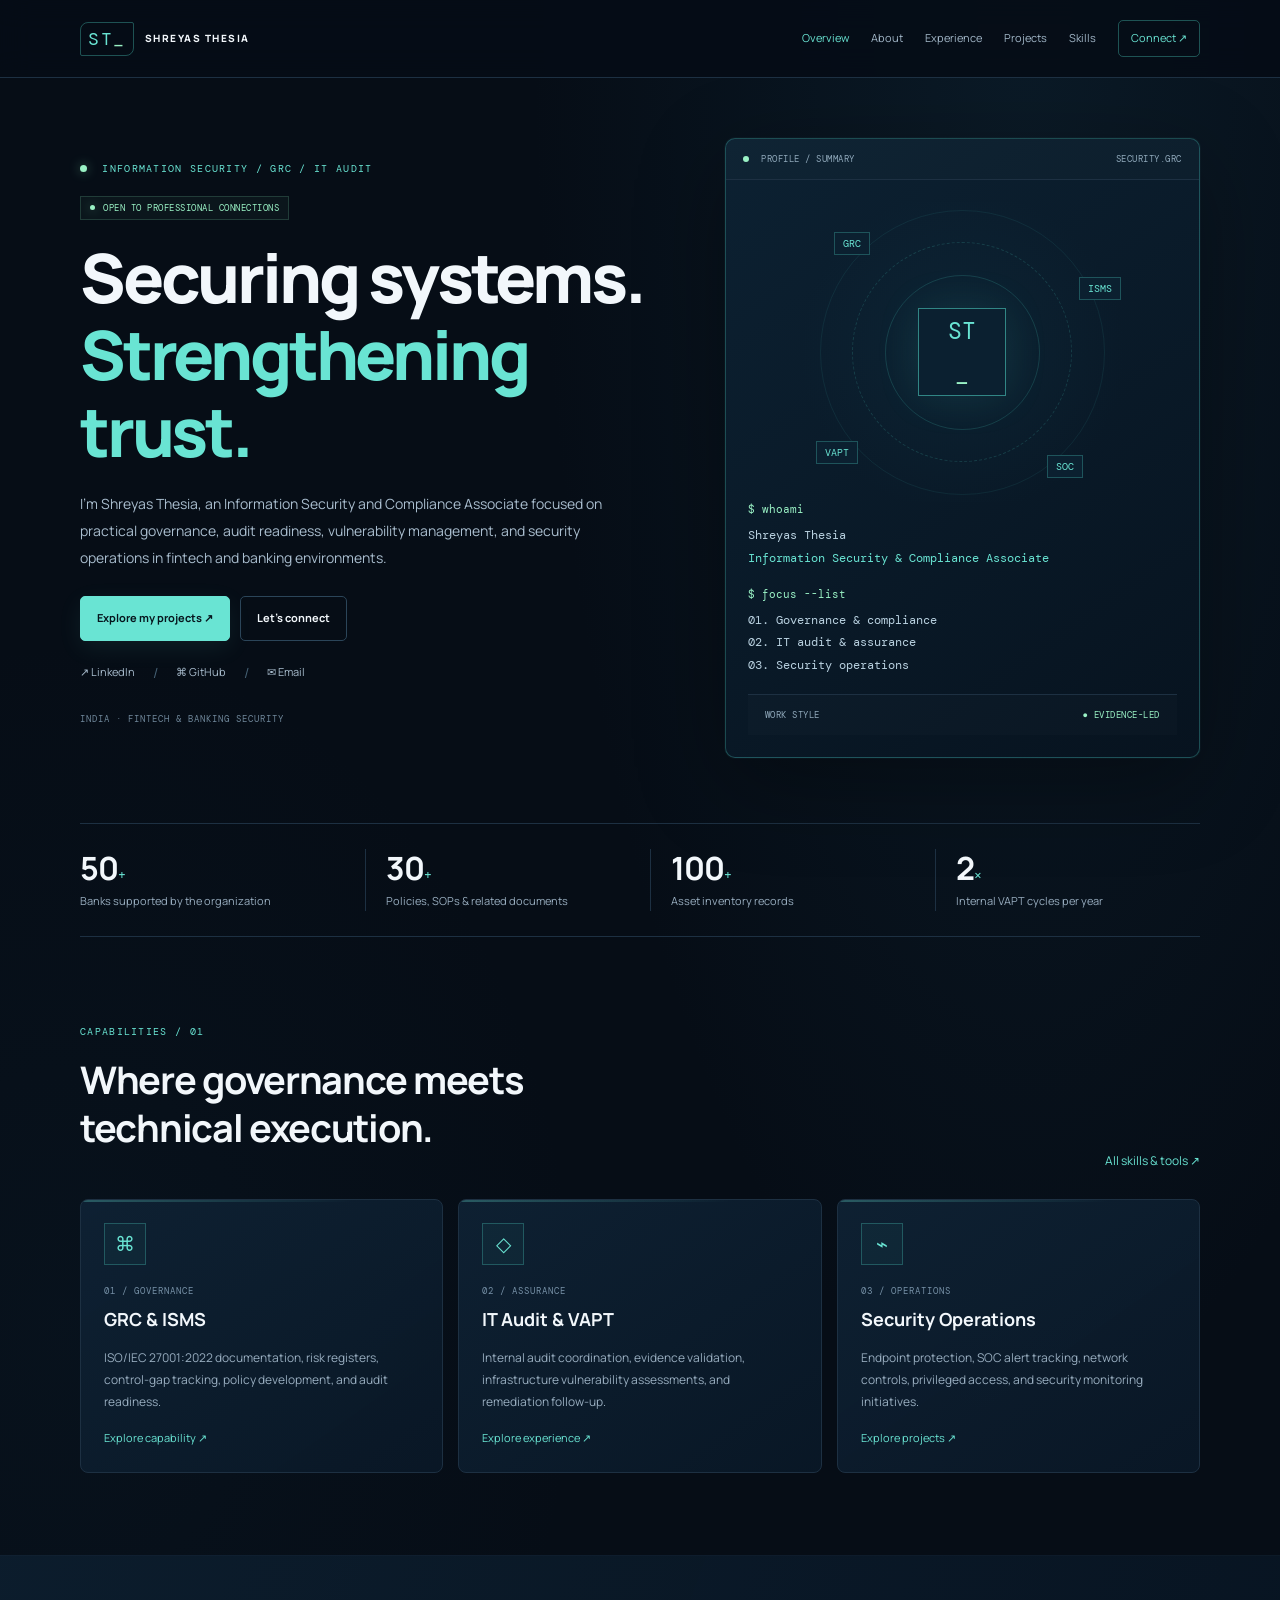
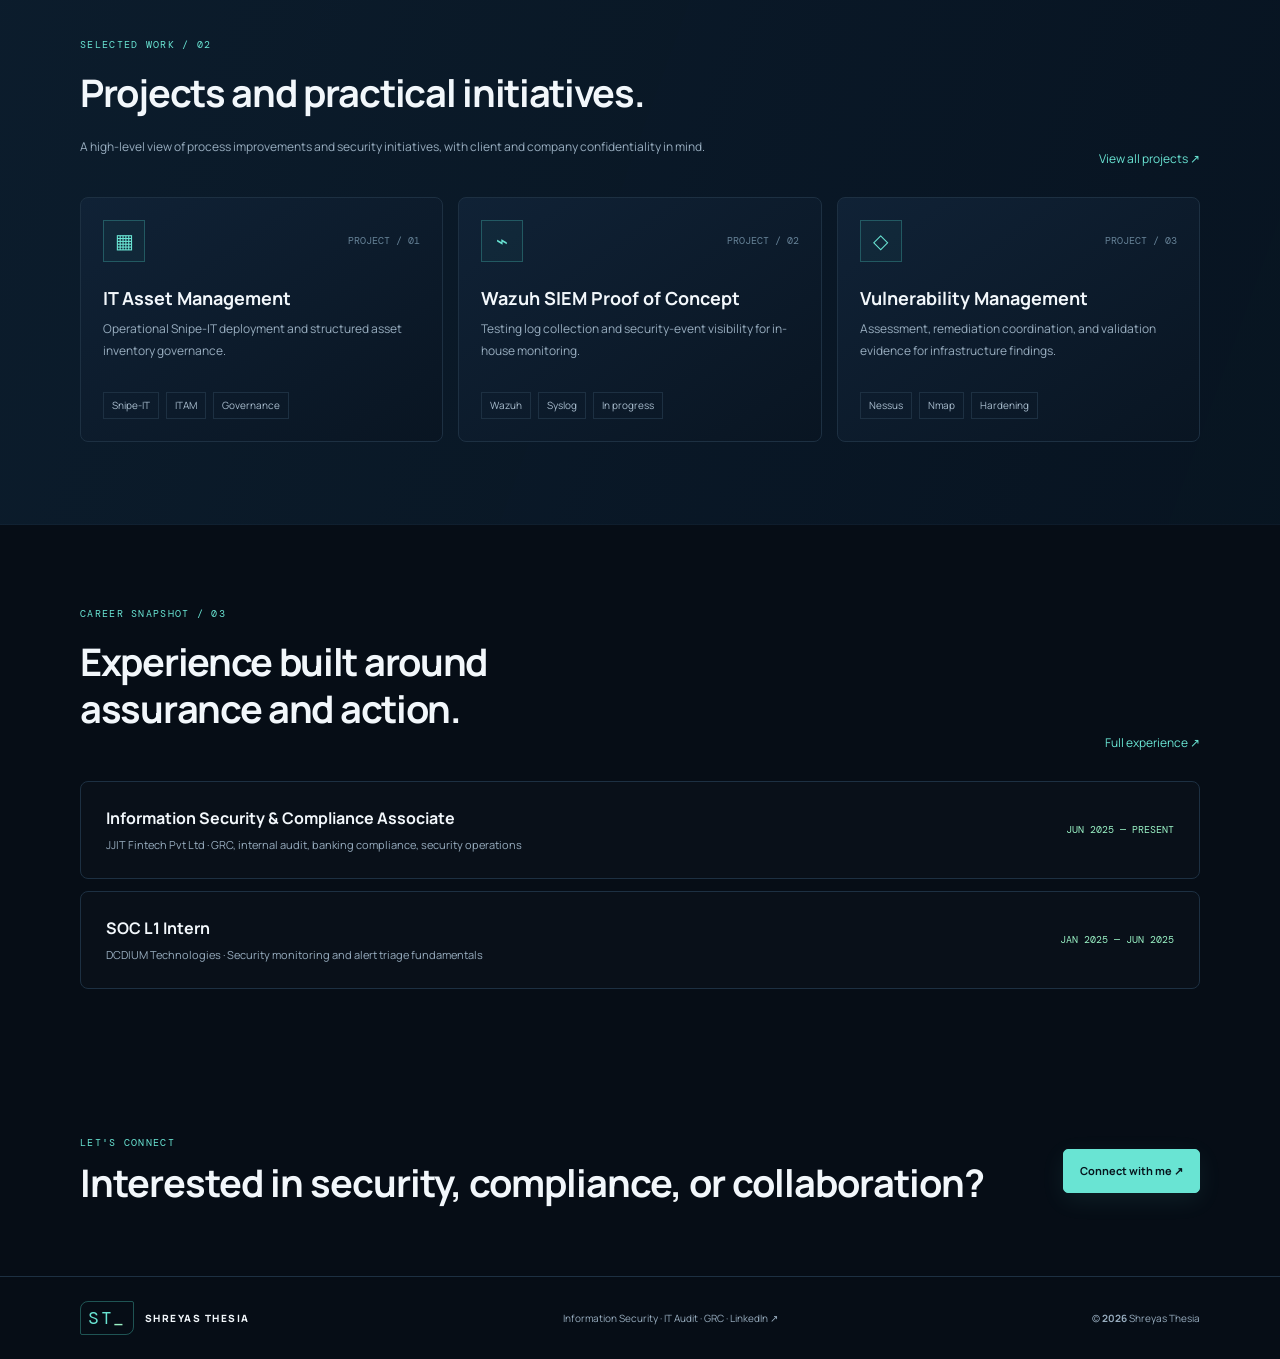
<file: index.html>
<!doctype html>
<html lang="en">
<head>
<meta charset="utf-8"><meta name="viewport" content="width=device-width, initial-scale=1">
<meta name="description" content="Shreyas Thesia — Information Security, GRC, IT Audit and cybersecurity operations portfolio.">
<meta name="theme-color" content="#060d16">
<title>Shreyas Thesia | Cybersecurity & GRC</title>
<link rel="icon" href="assets/img/favicon.svg" type="image/svg+xml"><link rel="stylesheet" href="assets/css/style.css"><script defer src="assets/js/main.js"></script>
</head>
<body>
<header class="header"><a class="brand" href="index.html"><span class="brand-mark">ST<span>_</span></span><span>SHREYAS THESIA</span></a><button class="menu-toggle" aria-expanded="false" aria-controls="nav"><i></i><i></i><i></i><b class="sr-only">Toggle navigation</b></button><nav id="nav"><a class="active" href="index.html">Overview</a><a href="about.html">About</a><a href="experience.html">Experience</a><a href="projects.html">Projects</a><a href="skills.html">Skills</a><a class="nav-contact" href="contact.html">Connect ↗</a></nav></header>
<main>
<section class="hero wrap">
<div class="hero-copy"><p class="eyebrow"><i></i> INFORMATION SECURITY / GRC / IT AUDIT</p><p class="status"><span></span> OPEN TO PROFESSIONAL CONNECTIONS</p>
<h1>Securing systems.<br><span>Strengthening trust.</span></h1>
<p class="lead">I'm Shreyas Thesia, an Information Security and Compliance Associate focused on practical governance, audit readiness, vulnerability management, and security operations in fintech and banking environments.</p>
<div class="actions"><a class="btn primary" href="projects.html">Explore my projects ↗</a><a class="btn" href="contact.html">Let's connect</a></div>
<div class="hero-links"><a href="https://www.linkedin.com/in/shreyas-thesia-9077b520a/" target="_blank" rel="noopener noreferrer">↗ LinkedIn</a><span class="social-dot">/</span><a href="https://github.com/ShreysThesia0527" target="_blank" rel="noopener noreferrer">⌘ GitHub</a><span class="social-dot">/</span><a href="mailto:thesiashreyas@gmail.com">✉ Email</a></div>
<p class="micro">INDIA · FINTECH & BANKING SECURITY</p></div>
<div class="console"><div class="console-head"><span><i></i> PROFILE / SUMMARY</span><span>SECURITY.GRC</span></div><div class="console-body">
<div class="orb"><div class="orb-ring r1"></div><div class="orb-ring r2"></div><div class="orb-ring r3"></div><div class="orb-core">ST<span>_</span></div><b class="orbit-label t1">GRC</b><b class="orbit-label t2">ISMS</b><b class="orbit-label t3">VAPT</b><b class="orbit-label t4">SOC</b></div>
<p class="terminal-prompt">$ whoami</p><p class="terminal-value">Shreyas Thesia<br><span class="accent">Information Security & Compliance Associate</span></p>
<p class="terminal-prompt">$ focus --list</p><p class="terminal-value">01. Governance & compliance<br>02. IT audit & assurance<br>03. Security operations</p>
<div class="console-foot"><span>WORK STYLE</span><span class="green-text">● EVIDENCE-LED</span></div></div></div>
</section>
<section class="wrap stats"><div><strong>50<span>+</span></strong><p>Banks supported by the organization</p></div><div><strong>30<span>+</span></strong><p>Policies, SOPs & related documents</p></div><div><strong>100<span>+</span></strong><p>Asset inventory records</p></div><div><strong>2<span>×</span></strong><p>Internal VAPT cycles per year</p></div></section>
<section class="section wrap"><div class="section-head"><div><p class="eyebrow">CAPABILITIES / 01</p><h2>Where governance meets<br>technical execution.</h2></div><a class="link" href="skills.html">All skills & tools ↗</a></div><div class="cards three">
<article class="card"><b class="symbol">⌘</b><small>01 / GOVERNANCE</small><h3>GRC & ISMS</h3><p>ISO/IEC 27001:2022 documentation, risk registers, control-gap tracking, policy development, and audit readiness.</p><a href="skills.html">Explore capability ↗</a></article>
<article class="card"><b class="symbol">◇</b><small>02 / ASSURANCE</small><h3>IT Audit & VAPT</h3><p>Internal audit coordination, evidence validation, infrastructure vulnerability assessments, and remediation follow-up.</p><a href="experience.html">Explore experience ↗</a></article>
<article class="card"><b class="symbol">⌁</b><small>03 / OPERATIONS</small><h3>Security Operations</h3><p>Endpoint protection, SOC alert tracking, network controls, privileged access, and security monitoring initiatives.</p><a href="projects.html">Explore projects ↗</a></article>
</div></section>
<section class="section band"><div class="wrap"><div class="section-head"><div><p class="eyebrow">SELECTED WORK / 02</p><h2>Projects and practical initiatives.</h2><p class="muted">A high-level view of process improvements and security initiatives, with client and company confidentiality in mind.</p></div><a class="link" href="projects.html">View all projects ↗</a></div>
<div class="featured-grid">
<a class="feature-card" href="projects.html#itam"><div class="feature-top"><b class="symbol">▦</b><span class="feature-number">PROJECT / 01</span></div><h3>IT Asset Management</h3><p>Operational Snipe-IT deployment and structured asset inventory governance.</p><div class="chips"><span>Snipe-IT</span><span>ITAM</span><span>Governance</span></div></a>
<a class="feature-card" href="projects.html#wazuh"><div class="feature-top"><b class="symbol">⌁</b><span class="feature-number">PROJECT / 02</span></div><h3>Wazuh SIEM Proof of Concept</h3><p>Testing log collection and security-event visibility for in-house monitoring.</p><div class="chips"><span>Wazuh</span><span>Syslog</span><span>In progress</span></div></a>
<a class="feature-card" href="projects.html#vapt"><div class="feature-top"><b class="symbol">◇</b><span class="feature-number">PROJECT / 03</span></div><h3>Vulnerability Management</h3><p>Assessment, remediation coordination, and validation evidence for infrastructure findings.</p><div class="chips"><span>Nessus</span><span>Nmap</span><span>Hardening</span></div></a>
</div></div></section>
<section class="section wrap"><div class="section-head"><div><p class="eyebrow">CAREER SNAPSHOT / 03</p><h2>Experience built around<br>assurance and action.</h2></div><a class="link" href="experience.html">Full experience ↗</a></div>
<div class="career-strip"><div><h3>Information Security & Compliance Associate</h3><p>JJIT Fintech Pvt Ltd · GRC, internal audit, banking compliance, security operations</p></div><div class="career-date">JUN 2025 — PRESENT</div></div>
<div class="career-strip" style="margin-top:12px"><div><h3>SOC L1 Intern</h3><p>DCDIUM Technologies · Security monitoring and alert triage fundamentals</p></div><div class="career-date">JAN 2025 — JUN 2025</div></div>
</section>
<section class="wrap cta"><div><p class="eyebrow">LET'S CONNECT</p><h2>Interested in security, compliance, or collaboration?</h2></div><a class="btn primary" href="contact.html">Connect with me ↗</a></section>
</main><footer class="footer"><div class="wrap footer-inner"><a class="brand" href="index.html"><span class="brand-mark">ST<span>_</span></span><span>SHREYAS THESIA</span></a><p>Information Security · IT Audit · GRC · <a href="https://www.linkedin.com/in/shreyas-thesia-9077b520a/" target="_blank" rel="noopener noreferrer">LinkedIn ↗</a></p><span>© <b data-year></b> Shreyas Thesia</span></div></footer>
</body></html>
</file>
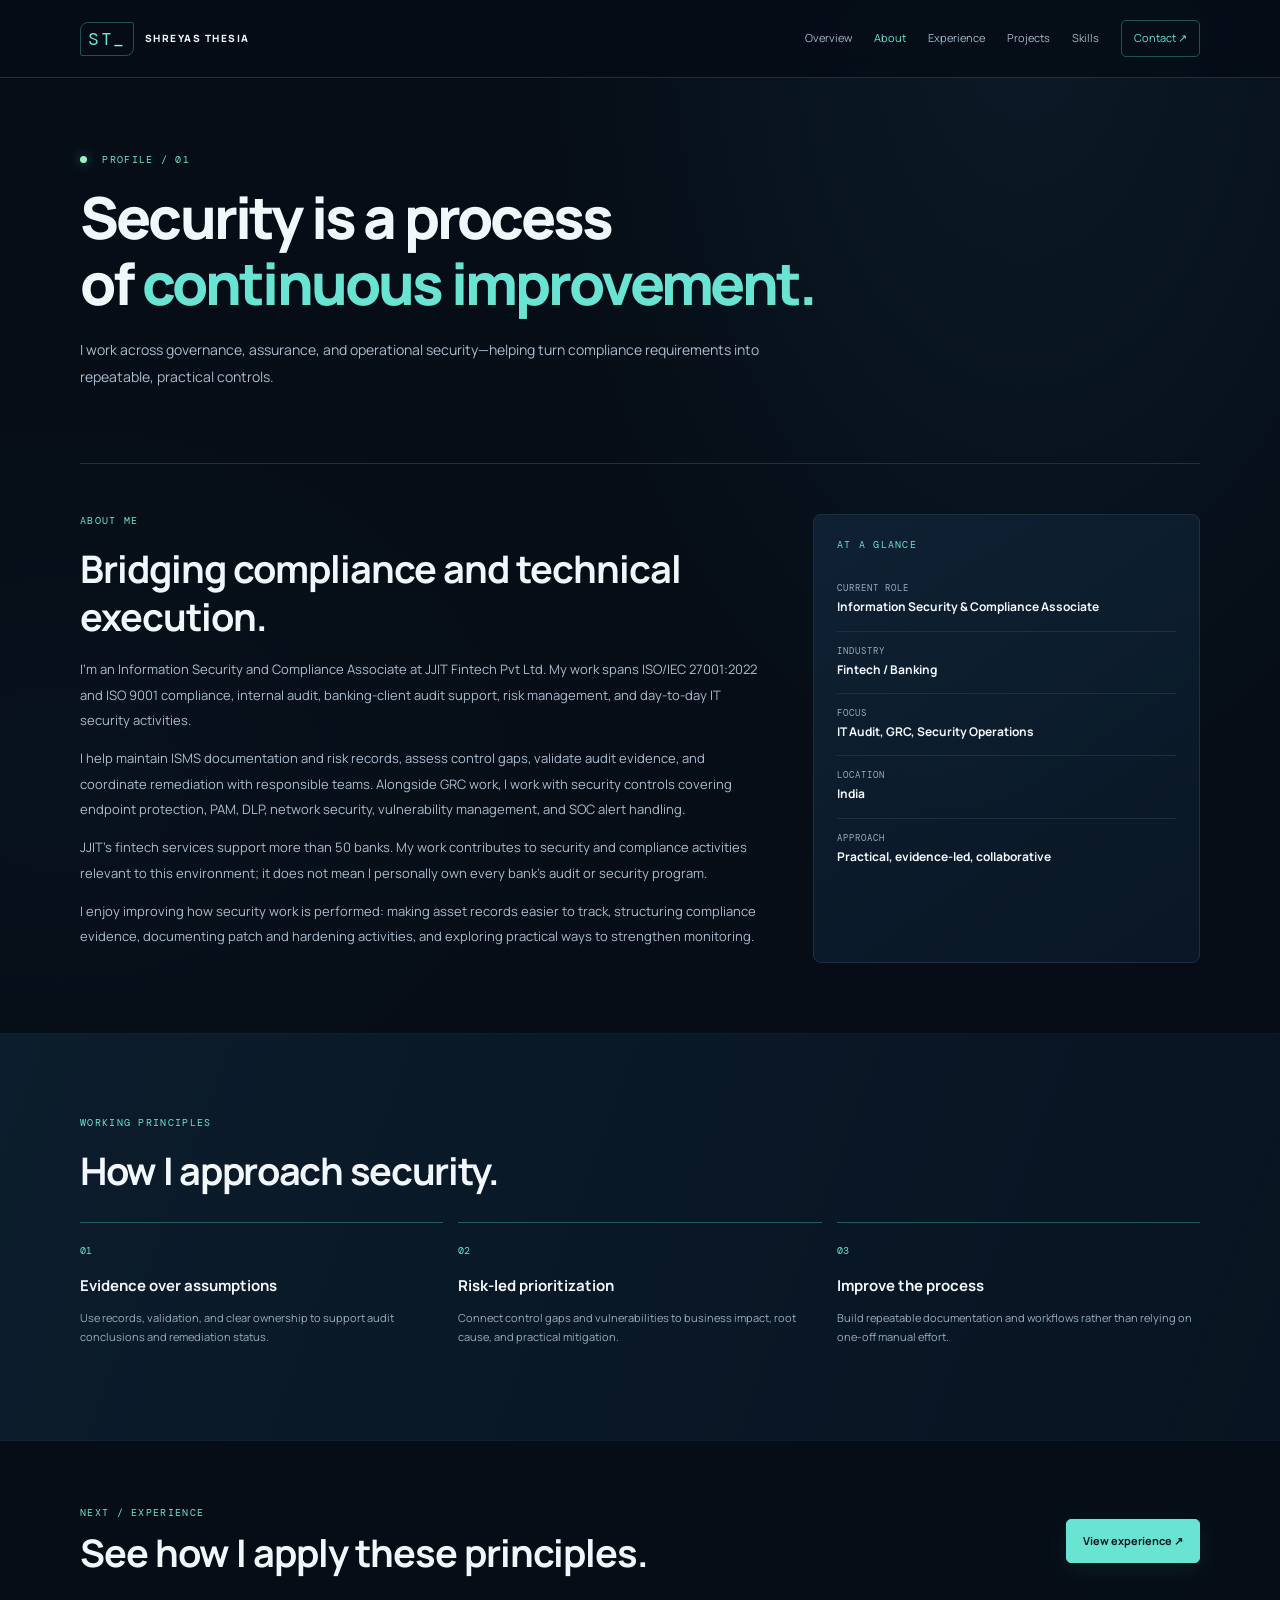
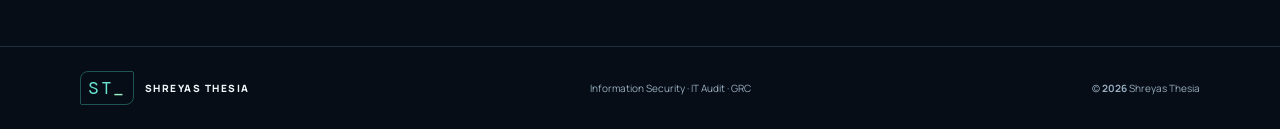
<file: about.html>
<!doctype html><html lang="en"><head><meta charset="utf-8"><meta name="viewport" content="width=device-width, initial-scale=1"><meta name="description" content="About Shreyas Thesia, Information Security and Compliance Associate."><title>About | Shreyas Thesia</title><link rel="icon" href="assets/img/favicon.svg" type="image/svg+xml"><link rel="stylesheet" href="assets/css/style.css"><script defer src="assets/js/main.js"></script></head><body><header class="header"><a class="brand" href="index.html"><span class="brand-mark">ST<span>_</span></span><span>SHREYAS THESIA</span></a><button class="menu-toggle" aria-expanded="false" aria-controls="nav"><i></i><i></i><i></i><b class="sr-only">Toggle navigation</b></button><nav id="nav"><a href="index.html">Overview</a><a class="active" href="about.html">About</a><a href="experience.html">Experience</a><a href="projects.html">Projects</a><a href="skills.html">Skills</a><a class="nav-contact" href="contact.html">Contact ↗</a></nav></header><main><section class="page-hero wrap"><p class="eyebrow"><i></i> PROFILE / 01</p><h1>Security is a process<br>of <span>continuous improvement.</span></h1><p class="lead">I work across governance, assurance, and operational security—helping turn compliance requirements into repeatable, practical controls.</p></section><section class="wrap content-grid"><article><p class="eyebrow">ABOUT ME</p><h2>Bridging compliance and technical execution.</h2><p>I'm an Information Security and Compliance Associate at JJIT Fintech Pvt Ltd. My work spans ISO/IEC 27001:2022 and ISO 9001 compliance, internal audit, banking-client audit support, risk management, and day-to-day IT security activities.</p><p>I help maintain ISMS documentation and risk records, assess control gaps, validate audit evidence, and coordinate remediation with responsible teams. Alongside GRC work, I work with security controls covering endpoint protection, PAM, DLP, network security, vulnerability management, and SOC alert handling.</p><p>JJIT's fintech services support more than 50 banks. My work contributes to security and compliance activities relevant to this environment; it does not mean I personally own every bank's audit or security program.</p><p>I enjoy improving how security work is performed: making asset records easier to track, structuring compliance evidence, documenting patch and hardening activities, and exploring practical ways to strengthen monitoring.</p></article><aside class="panel"><p class="eyebrow">AT A GLANCE</p><div class="detail"><small>Current role</small><strong>Information Security & Compliance Associate</strong></div><div class="detail"><small>Industry</small><strong>Fintech / Banking</strong></div><div class="detail"><small>Focus</small><strong>IT Audit, GRC, Security Operations</strong></div><div class="detail"><small>Location</small><strong>India</strong></div><div class="detail"><small>Approach</small><strong>Practical, evidence-led, collaborative</strong></div></aside></section><section class="section band"><div class="wrap"><p class="eyebrow">WORKING PRINCIPLES</p><h2>How I approach security.</h2><div class="cards three principles"><article><small>01</small><h3>Evidence over assumptions</h3><p>Use records, validation, and clear ownership to support audit conclusions and remediation status.</p></article><article><small>02</small><h3>Risk-led prioritization</h3><p>Connect control gaps and vulnerabilities to business impact, root cause, and practical mitigation.</p></article><article><small>03</small><h3>Improve the process</h3><p>Build repeatable documentation and workflows rather than relying on one-off manual effort.</p></article></div></div></section><section class="wrap cta"><div><p class="eyebrow">NEXT / EXPERIENCE</p><h2>See how I apply these principles.</h2></div><a class="btn primary" href="experience.html">View experience ↗</a></section></main><footer class="footer"><div class="wrap footer-inner"><a class="brand" href="index.html"><span class="brand-mark">ST<span>_</span></span><span>SHREYAS THESIA</span></a><p>Information Security · IT Audit · GRC</p><span>© <b data-year></b> Shreyas Thesia</span></div></footer></body></html>
</file>
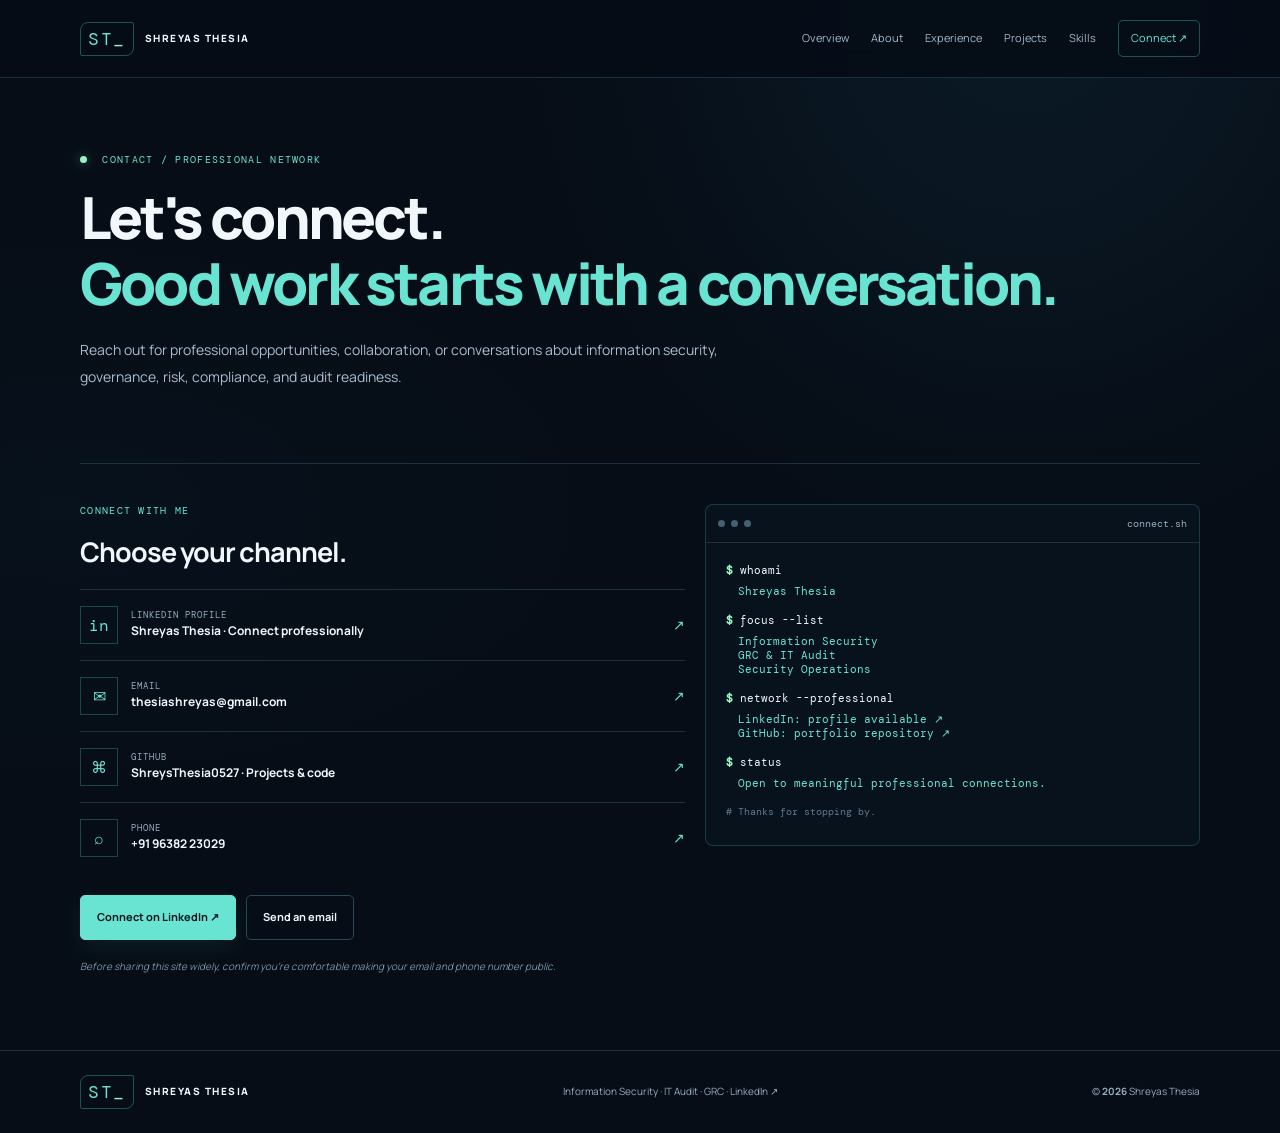
<file: contact.html>
<!doctype html>
<html lang="en"><head><meta charset="utf-8"><meta name="viewport" content="width=device-width, initial-scale=1"><meta name="description" content="Connect with Shreyas Thesia for information security, GRC and IT audit opportunities."><meta name="theme-color" content="#060d16"><title>Connect | Shreyas Thesia</title><link rel="icon" href="assets/img/favicon.svg" type="image/svg+xml"><link rel="stylesheet" href="assets/css/style.css"><script defer src="assets/js/main.js"></script></head>
<body><header class="header"><a class="brand" href="index.html"><span class="brand-mark">ST<span>_</span></span><span>SHREYAS THESIA</span></a><button class="menu-toggle" aria-expanded="false" aria-controls="nav"><i></i><i></i><i></i><b class="sr-only">Toggle navigation</b></button><nav id="nav"><a href="index.html">Overview</a><a href="about.html">About</a><a href="experience.html">Experience</a><a href="projects.html">Projects</a><a href="skills.html">Skills</a><a class="active nav-contact" href="contact.html">Connect ↗</a></nav></header>
<main><section class="page-hero wrap"><p class="eyebrow"><i></i> CONTACT / PROFESSIONAL NETWORK</p><h1>Let's connect.<br><span>Good work starts with a conversation.</span></h1><p class="lead">Reach out for professional opportunities, collaboration, or conversations about information security, governance, risk, compliance, and audit readiness.</p></section>
<section class="wrap contact-grid"><div><p class="eyebrow">CONNECT WITH ME</p><h2>Choose your channel.</h2>
<a class="contact-row" href="https://www.linkedin.com/in/shreyas-thesia-9077b520a/" target="_blank" rel="noopener noreferrer"><b>in</b><span><small>LINKEDIN PROFILE</small><strong>Shreyas Thesia · Connect professionally</strong></span><i>↗</i></a>
<a class="contact-row" href="mailto:thesiashreyas@gmail.com"><b>✉</b><span><small>EMAIL</small><strong>thesiashreyas@gmail.com</strong></span><i>↗</i></a>
<a class="contact-row" href="https://github.com/ShreysThesia0527" target="_blank" rel="noopener noreferrer"><b>⌘</b><span><small>GITHUB</small><strong>ShreysThesia0527 · Projects & code</strong></span><i>↗</i></a>
<a class="contact-row" href="tel:+919638223029"><b>⌕</b><span><small>PHONE</small><strong>+91 96382 23029</strong></span><i>↗</i></a>
<div class="actions" style="margin-top:22px"><a class="btn primary" href="https://www.linkedin.com/in/shreyas-thesia-9077b520a/" target="_blank" rel="noopener noreferrer">Connect on LinkedIn ↗</a><a class="btn" href="mailto:thesiashreyas@gmail.com">Send an email</a></div>
<p class="note" style="margin-top:18px">Before sharing this site widely, confirm you're comfortable making your email and phone number public.</p></div>
<div class="terminal"><div class="terminal-bar"><i></i><i></i><i></i><span>connect.sh</span></div><div class="terminal-body"><p><b>$</b> whoami</p><p class="out">Shreyas Thesia</p><p><b>$</b> focus --list</p><p class="out">Information Security<br>GRC & IT Audit<br>Security Operations</p><p><b>$</b> network --professional</p><p class="out">LinkedIn: <a href="https://www.linkedin.com/in/shreyas-thesia-9077b520a/" target="_blank" rel="noopener noreferrer">profile available ↗</a><br>GitHub: <a href="https://github.com/ShreysThesia0527" target="_blank" rel="noopener noreferrer">portfolio repository ↗</a></p><p><b>$</b> status</p><p class="out">Open to meaningful professional connections.</p><p class="comment"># Thanks for stopping by.</p></div></div></section></main>
<footer class="footer"><div class="wrap footer-inner"><a class="brand" href="index.html"><span class="brand-mark">ST<span>_</span></span><span>SHREYAS THESIA</span></a><p>Information Security · IT Audit · GRC · <a href="https://www.linkedin.com/in/shreyas-thesia-9077b520a/" target="_blank" rel="noopener noreferrer">LinkedIn ↗</a></p><span>© <b data-year></b> Shreyas Thesia</span></div></footer></body></html>
</file>
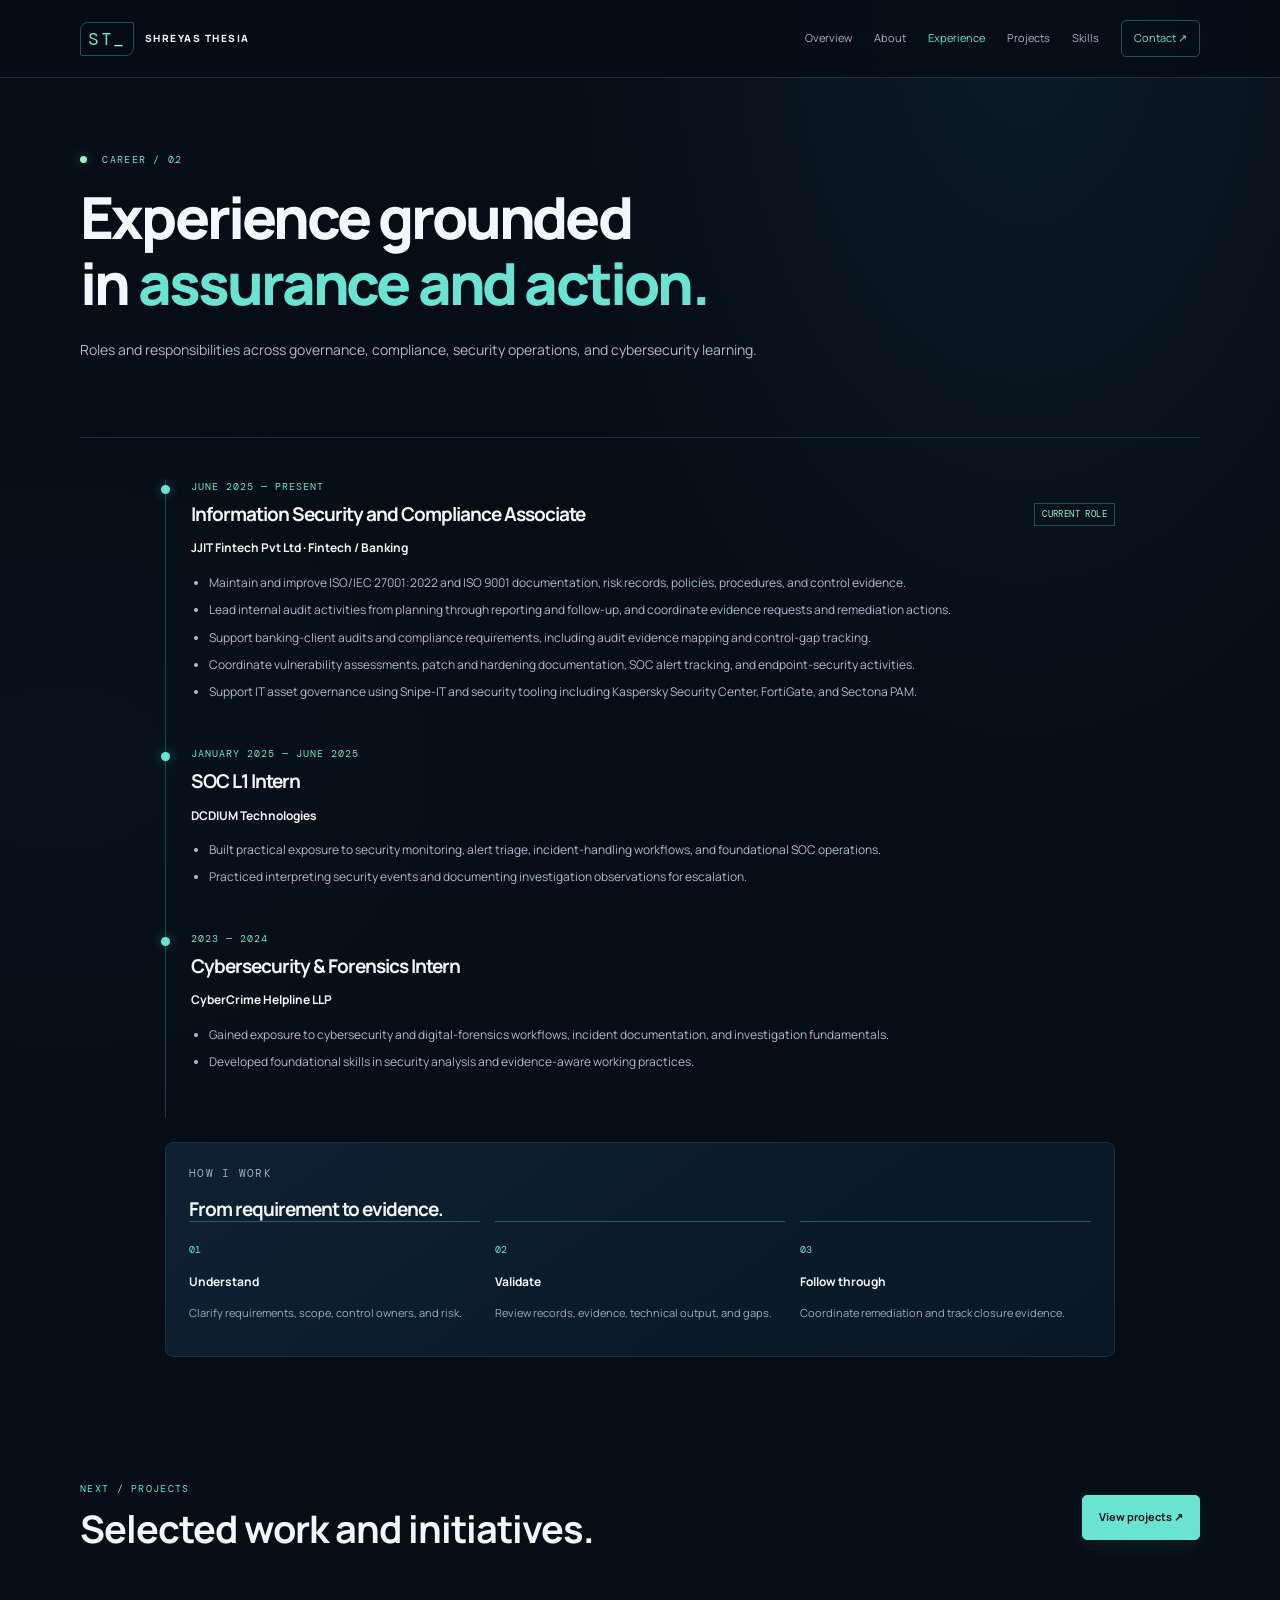
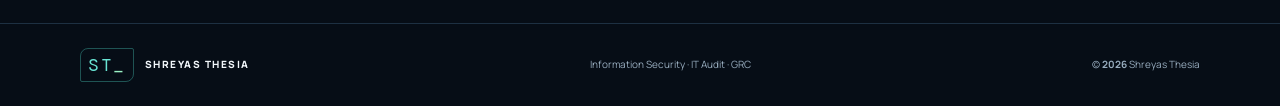
<file: experience.html>
<!doctype html><html lang="en"><head><meta charset="utf-8"><meta name="viewport" content="width=device-width, initial-scale=1"><meta name="description" content="Professional experience in information security, GRC, audit and cybersecurity."><title>Experience | Shreyas Thesia</title><link rel="icon" href="assets/img/favicon.svg" type="image/svg+xml"><link rel="stylesheet" href="assets/css/style.css"><script defer src="assets/js/main.js"></script></head><body><header class="header"><a class="brand" href="index.html"><span class="brand-mark">ST<span>_</span></span><span>SHREYAS THESIA</span></a><button class="menu-toggle" aria-expanded="false" aria-controls="nav"><i></i><i></i><i></i><b class="sr-only">Toggle navigation</b></button><nav id="nav"><a href="index.html">Overview</a><a href="about.html">About</a><a class="active" href="experience.html">Experience</a><a href="projects.html">Projects</a><a href="skills.html">Skills</a><a class="nav-contact" href="contact.html">Contact ↗</a></nav></header><main><section class="page-hero wrap"><p class="eyebrow"><i></i> CAREER / 02</p><h1>Experience grounded<br>in <span>assurance and action.</span></h1><p class="lead">Roles and responsibilities across governance, compliance, security operations, and cybersecurity learning.</p></section><section class="wrap timeline"><article class="timeline-item"><p class="date">JUNE 2025 — PRESENT</p><div class="role-head"><h2>Information Security and Compliance Associate</h2><span class="tag green">CURRENT ROLE</span></div><h3>JJIT Fintech Pvt Ltd · Fintech / Banking</h3><ul><li>Maintain and improve ISO/IEC 27001:2022 and ISO 9001 documentation, risk records, policies, procedures, and control evidence.</li><li>Lead internal audit activities from planning through reporting and follow-up, and coordinate evidence requests and remediation actions.</li><li>Support banking-client audits and compliance requirements, including audit evidence mapping and control-gap tracking.</li><li>Coordinate vulnerability assessments, patch and hardening documentation, SOC alert tracking, and endpoint-security activities.</li><li>Support IT asset governance using Snipe-IT and security tooling including Kaspersky Security Center, FortiGate, and Sectona PAM.</li></ul></article><article class="timeline-item"><p class="date">JANUARY 2025 — JUNE 2025</p><div class="role-head"><h2>SOC L1 Intern</h2></div><h3>DCDIUM Technologies</h3><ul><li>Built practical exposure to security monitoring, alert triage, incident-handling workflows, and foundational SOC operations.</li><li>Practiced interpreting security events and documenting investigation observations for escalation.</li></ul></article><article class="timeline-item"><p class="date">2023 — 2024</p><div class="role-head"><h2>Cybersecurity & Forensics Intern</h2></div><h3>CyberCrime Helpline LLP</h3><ul><li>Gained exposure to cybersecurity and digital-forensics workflows, incident documentation, and investigation fundamentals.</li><li>Developed foundational skills in security analysis and evidence-aware working practices.</li></ul></article><section class="panel audit-steps"><p class="eyebrow">HOW I WORK</p><h2>From requirement to evidence.</h2><div class="cards three"><article><small>01</small><h3>Understand</h3><p>Clarify requirements, scope, control owners, and risk.</p></article><article><small>02</small><h3>Validate</h3><p>Review records, evidence, technical output, and gaps.</p></article><article><small>03</small><h3>Follow through</h3><p>Coordinate remediation and track closure evidence.</p></article></div></section></section><section class="wrap cta"><div><p class="eyebrow">NEXT / PROJECTS</p><h2>Selected work and initiatives.</h2></div><a class="btn primary" href="projects.html">View projects ↗</a></section></main><footer class="footer"><div class="wrap footer-inner"><a class="brand" href="index.html"><span class="brand-mark">ST<span>_</span></span><span>SHREYAS THESIA</span></a><p>Information Security · IT Audit · GRC</p><span>© <b data-year></b> Shreyas Thesia</span></div></footer></body></html>
</file>
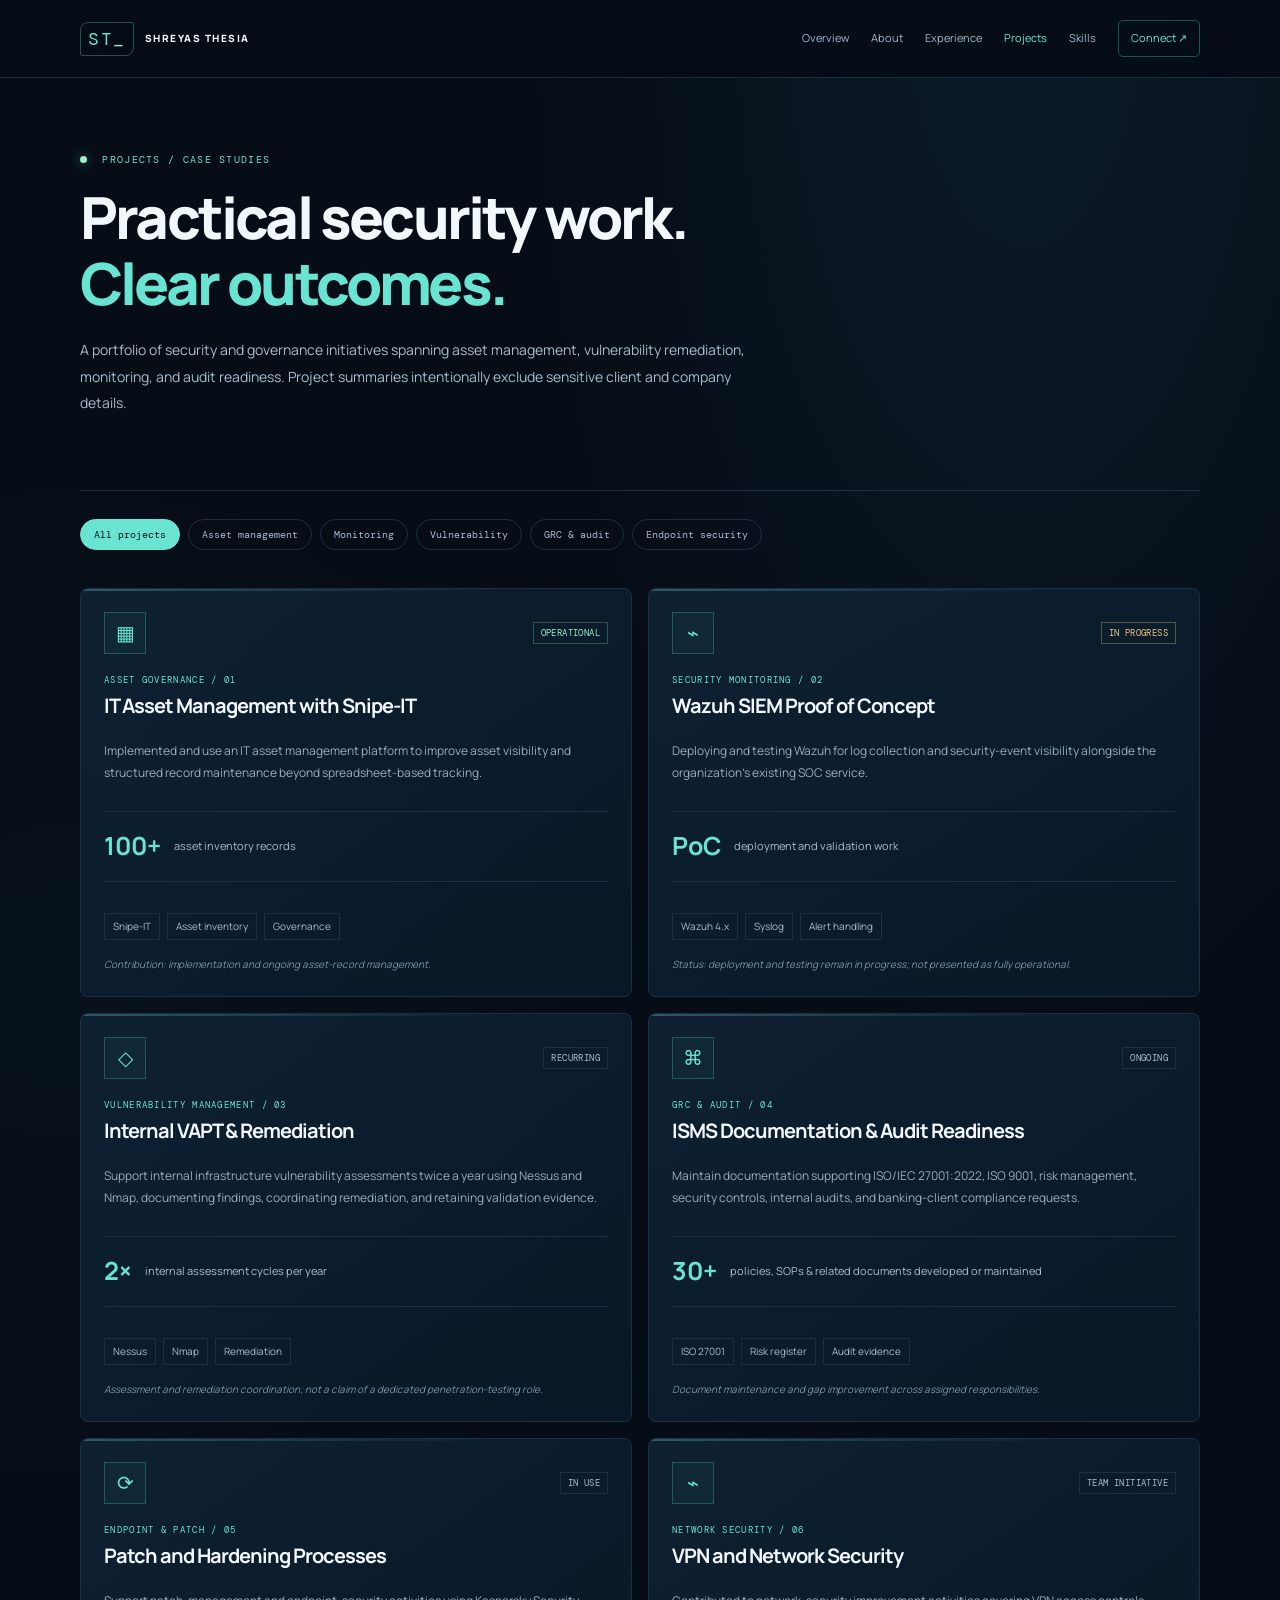
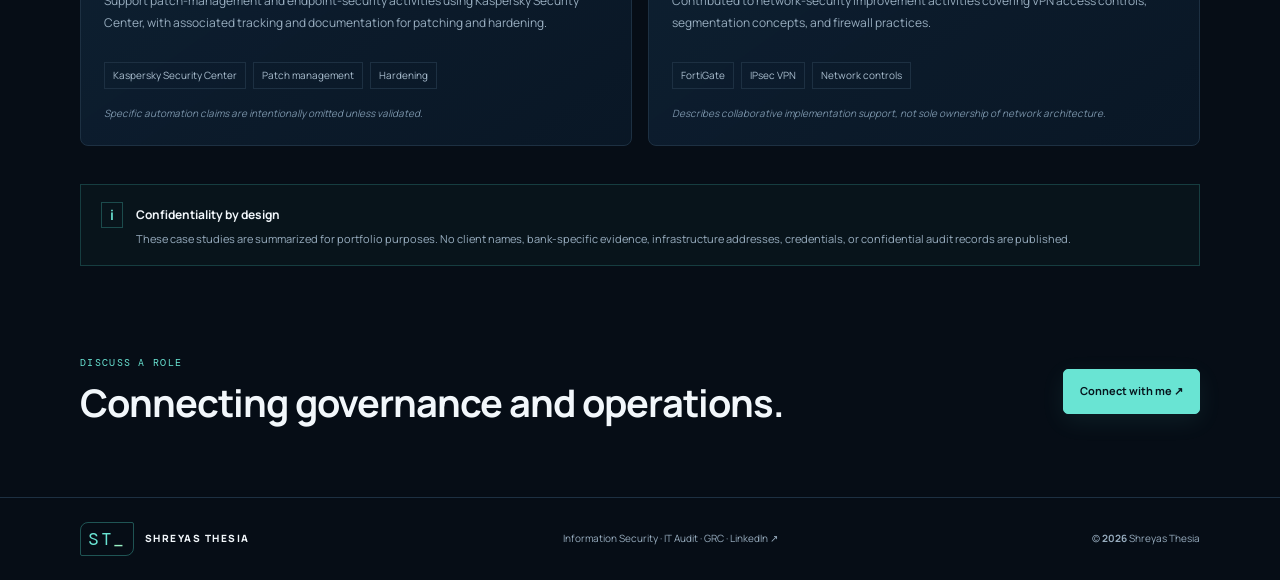
<file: projects.html>
<!doctype html>
<html lang="en"><head><meta charset="utf-8"><meta name="viewport" content="width=device-width, initial-scale=1"><meta name="description" content="Selected information security, ITAM, GRC and vulnerability management projects by Shreyas Thesia."><meta name="theme-color" content="#060d16"><title>Projects | Shreyas Thesia</title><link rel="icon" href="assets/img/favicon.svg" type="image/svg+xml"><link rel="stylesheet" href="assets/css/style.css"><script defer src="assets/js/main.js"></script></head>
<body><header class="header"><a class="brand" href="index.html"><span class="brand-mark">ST<span>_</span></span><span>SHREYAS THESIA</span></a><button class="menu-toggle" aria-expanded="false" aria-controls="nav"><i></i><i></i><i></i><b class="sr-only">Toggle navigation</b></button><nav id="nav"><a href="index.html">Overview</a><a href="about.html">About</a><a href="experience.html">Experience</a><a class="active" href="projects.html">Projects</a><a href="skills.html">Skills</a><a class="nav-contact" href="contact.html">Connect ↗</a></nav></header>
<main><section class="page-hero wrap"><p class="eyebrow"><i></i> PROJECTS / CASE STUDIES</p><h1>Practical security work.<br><span>Clear outcomes.</span></h1><p class="lead">A portfolio of security and governance initiatives spanning asset management, vulnerability remediation, monitoring, and audit readiness. Project summaries intentionally exclude sensitive client and company details.</p></section>
<section class="wrap"><div class="filter-bar" aria-label="Filter projects"><button class="filter-btn active" type="button" data-filter="all" aria-pressed="true">All projects</button><button class="filter-btn" type="button" data-filter="itam" aria-pressed="false">Asset management</button><button class="filter-btn" type="button" data-filter="monitoring" aria-pressed="false">Monitoring</button><button class="filter-btn" type="button" data-filter="vulnerability" aria-pressed="false">Vulnerability</button><button class="filter-btn" type="button" data-filter="grc" aria-pressed="false">GRC & audit</button><button class="filter-btn" type="button" data-filter="endpoint" aria-pressed="false">Endpoint security</button></div>
<div class="project-grid">
<article class="project-card" id="itam" data-category="itam"><div class="project-top"><b class="symbol">▦</b><label class="tag green">OPERATIONAL</label></div><p class="eyebrow">ASSET GOVERNANCE / 01</p><h2>IT Asset Management with Snipe-IT</h2><p>Implemented and use an IT asset management platform to improve asset visibility and structured record maintenance beyond spreadsheet-based tracking.</p><div class="outcome"><strong>100+</strong><span>asset inventory records</span></div><div class="chips"><span>Snipe-IT</span><span>Asset inventory</span><span>Governance</span></div><p class="note">Contribution: implementation and ongoing asset-record management.</p></article>
<article class="project-card" id="wazuh" data-category="monitoring"><div class="project-top"><b class="symbol">⌁</b><label class="tag amber">IN PROGRESS</label></div><p class="eyebrow">SECURITY MONITORING / 02</p><h2>Wazuh SIEM Proof of Concept</h2><p>Deploying and testing Wazuh for log collection and security-event visibility alongside the organization's existing SOC service.</p><div class="outcome"><strong>PoC</strong><span>deployment and validation work</span></div><div class="chips"><span>Wazuh 4.x</span><span>Syslog</span><span>Alert handling</span></div><p class="note">Status: deployment and testing remain in progress; not presented as fully operational.</p></article>
<article class="project-card" id="vapt" data-category="vulnerability"><div class="project-top"><b class="symbol">◇</b><label class="tag">RECURRING</label></div><p class="eyebrow">VULNERABILITY MANAGEMENT / 03</p><h2>Internal VAPT & Remediation</h2><p>Support internal infrastructure vulnerability assessments twice a year using Nessus and Nmap, documenting findings, coordinating remediation, and retaining validation evidence.</p><div class="outcome"><strong>2×</strong><span>internal assessment cycles per year</span></div><div class="chips"><span>Nessus</span><span>Nmap</span><span>Remediation</span></div><p class="note">Assessment and remediation coordination; not a claim of a dedicated penetration-testing role.</p></article>
<article class="project-card" id="compliance" data-category="grc"><div class="project-top"><b class="symbol">⌘</b><label class="tag">ONGOING</label></div><p class="eyebrow">GRC & AUDIT / 04</p><h2>ISMS Documentation & Audit Readiness</h2><p>Maintain documentation supporting ISO/IEC 27001:2022, ISO 9001, risk management, security controls, internal audits, and banking-client compliance requests.</p><div class="outcome"><strong>30+</strong><span>policies, SOPs & related documents developed or maintained</span></div><div class="chips"><span>ISO 27001</span><span>Risk register</span><span>Audit evidence</span></div><p class="note">Document maintenance and gap improvement across assigned responsibilities.</p></article>
<article class="project-card" id="patch" data-category="endpoint"><div class="project-top"><b class="symbol">⟳</b><label class="tag">IN USE</label></div><p class="eyebrow">ENDPOINT & PATCH / 05</p><h2>Patch and Hardening Processes</h2><p>Support patch-management and endpoint-security activities using Kaspersky Security Center, with associated tracking and documentation for patching and hardening.</p><div class="chips"><span>Kaspersky Security Center</span><span>Patch management</span><span>Hardening</span></div><p class="note">Specific automation claims are intentionally omitted unless validated.</p></article>
<article class="project-card" id="network" data-category="monitoring"><div class="project-top"><b class="symbol">⌁</b><label class="tag">TEAM INITIATIVE</label></div><p class="eyebrow">NETWORK SECURITY / 06</p><h2>VPN and Network Security</h2><p>Contributed to network-security improvement activities covering VPN access controls, segmentation concepts, and firewall practices.</p><div class="chips"><span>FortiGate</span><span>IPsec VPN</span><span>Network controls</span></div><p class="note">Describes collaborative implementation support, not sole ownership of network architecture.</p></article>
</div></section>
<section class="wrap note-panel"><b>i</b><div><strong>Confidentiality by design</strong><p>These case studies are summarized for portfolio purposes. No client names, bank-specific evidence, infrastructure addresses, credentials, or confidential audit records are published.</p></div></section>
<section class="wrap cta"><div><p class="eyebrow">DISCUSS A ROLE</p><h2>Connecting governance and operations.</h2></div><a class="btn primary" href="contact.html">Connect with me ↗</a></section></main>
<footer class="footer"><div class="wrap footer-inner"><a class="brand" href="index.html"><span class="brand-mark">ST<span>_</span></span><span>SHREYAS THESIA</span></a><p>Information Security · IT Audit · GRC · <a href="https://www.linkedin.com/in/shreyas-thesia-9077b520a/" target="_blank" rel="noopener noreferrer">LinkedIn ↗</a></p><span>© <b data-year></b> Shreyas Thesia</span></div></footer></body></html>
</file>
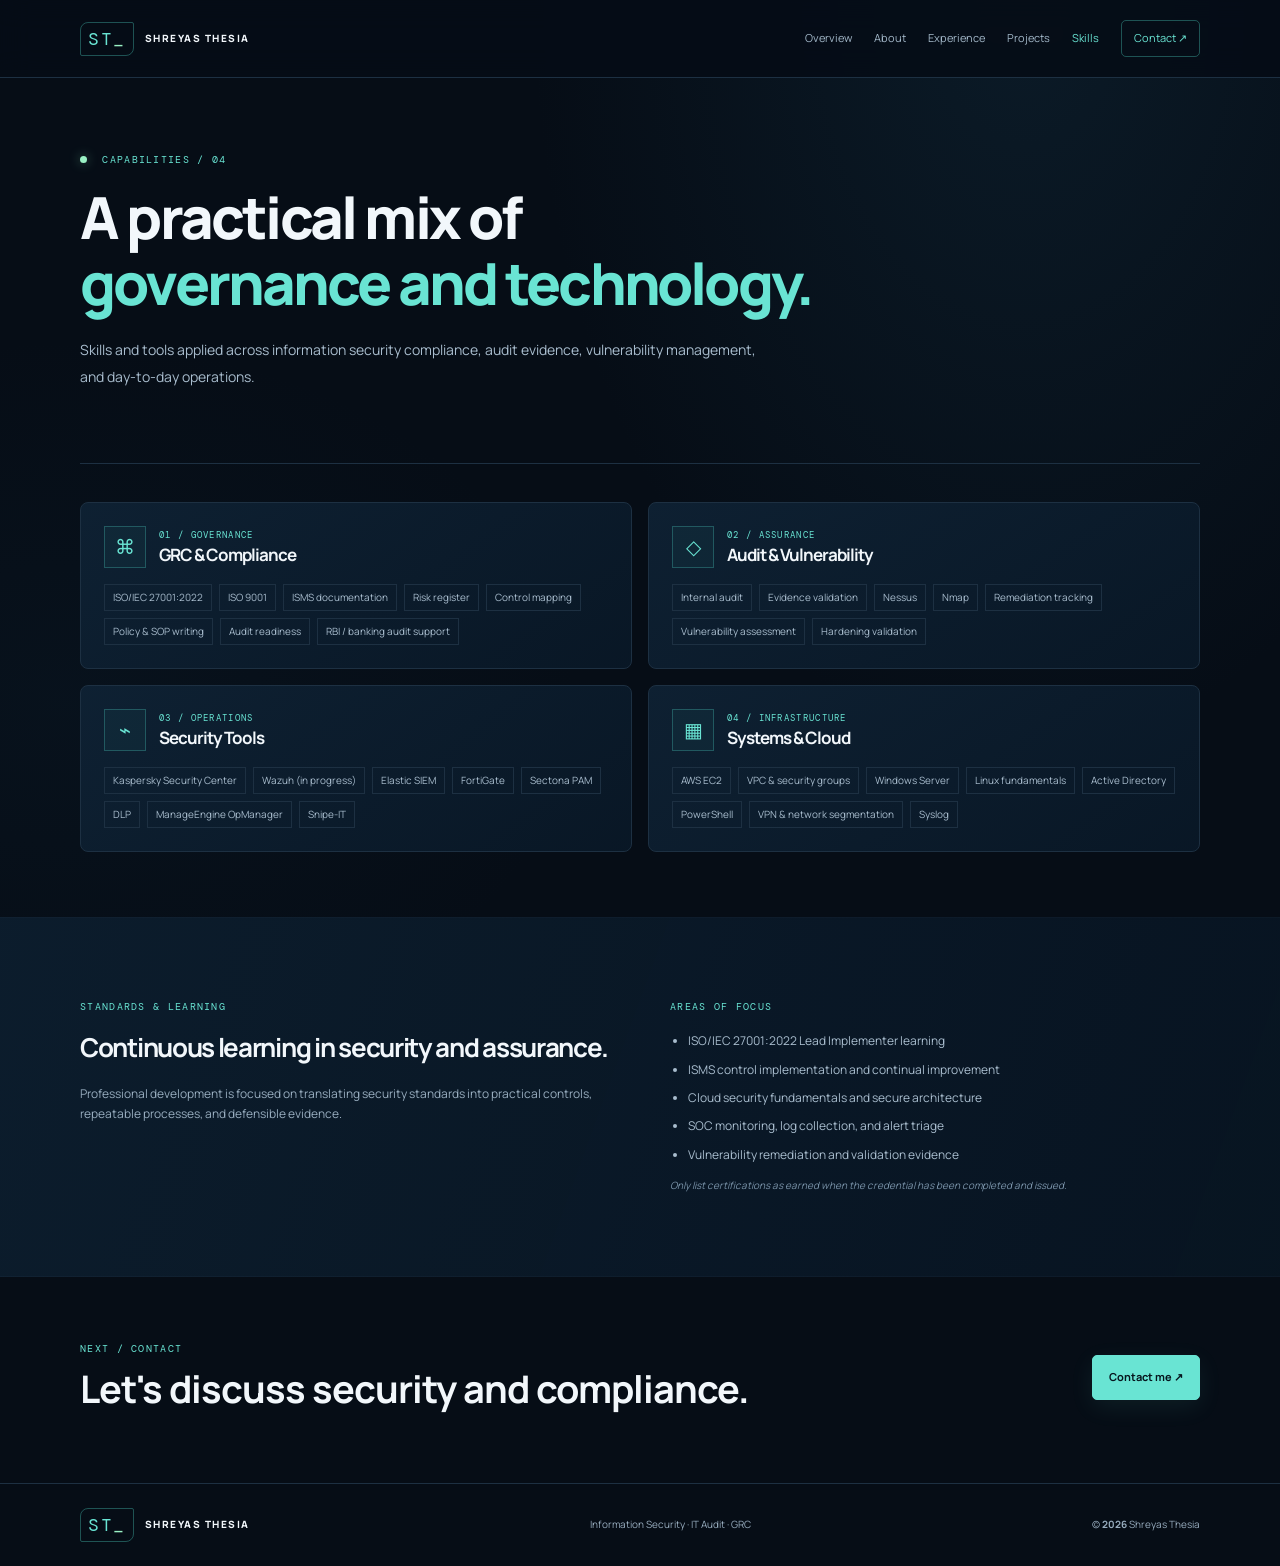
<file: skills.html>
<!doctype html><html lang="en"><head><meta charset="utf-8"><meta name="viewport" content="width=device-width, initial-scale=1"><meta name="description" content="Information security, GRC, audit, cloud and security operations skills."><title>Skills | Shreyas Thesia</title><link rel="icon" href="assets/img/favicon.svg" type="image/svg+xml"><link rel="stylesheet" href="assets/css/style.css"><script defer src="assets/js/main.js"></script></head><body><header class="header"><a class="brand" href="index.html"><span class="brand-mark">ST<span>_</span></span><span>SHREYAS THESIA</span></a><button class="menu-toggle" aria-expanded="false" aria-controls="nav"><i></i><i></i><i></i><b class="sr-only">Toggle navigation</b></button><nav id="nav"><a href="index.html">Overview</a><a href="about.html">About</a><a href="experience.html">Experience</a><a href="projects.html">Projects</a><a class="active" href="skills.html">Skills</a><a class="nav-contact" href="contact.html">Contact ↗</a></nav></header><main><section class="page-hero wrap"><p class="eyebrow"><i></i> CAPABILITIES / 04</p><h1>A practical mix of<br><span>governance and technology.</span></h1><p class="lead">Skills and tools applied across information security compliance, audit evidence, vulnerability management, and day-to-day operations.</p></section><section class="wrap skill-grid"><article class="panel"><div class="skill-head"><b class="symbol">⌘</b><div><p class="eyebrow">01 / GOVERNANCE</p><h2>GRC & Compliance</h2></div></div><div class="chips"><span>ISO/IEC 27001:2022</span><span>ISO 9001</span><span>ISMS documentation</span><span>Risk register</span><span>Control mapping</span><span>Policy & SOP writing</span><span>Audit readiness</span><span>RBI / banking audit support</span></div></article><article class="panel"><div class="skill-head"><b class="symbol">◇</b><div><p class="eyebrow">02 / ASSURANCE</p><h2>Audit & Vulnerability</h2></div></div><div class="chips"><span>Internal audit</span><span>Evidence validation</span><span>Nessus</span><span>Nmap</span><span>Remediation tracking</span><span>Vulnerability assessment</span><span>Hardening validation</span></div></article><article class="panel"><div class="skill-head"><b class="symbol">⌁</b><div><p class="eyebrow">03 / OPERATIONS</p><h2>Security Tools</h2></div></div><div class="chips"><span>Kaspersky Security Center</span><span>Wazuh (in progress)</span><span>Elastic SIEM</span><span>FortiGate</span><span>Sectona PAM</span><span>DLP</span><span>ManageEngine OpManager</span><span>Snipe-IT</span></div></article><article class="panel"><div class="skill-head"><b class="symbol">▦</b><div><p class="eyebrow">04 / INFRASTRUCTURE</p><h2>Systems & Cloud</h2></div></div><div class="chips"><span>AWS EC2</span><span>VPC & security groups</span><span>Windows Server</span><span>Linux fundamentals</span><span>Active Directory</span><span>PowerShell</span><span>VPN & network segmentation</span><span>Syslog</span></div></article></section><section class="section band"><div class="wrap edu-grid"><div><p class="eyebrow">STANDARDS & LEARNING</p><h2>Continuous learning in security and assurance.</h2><p class="muted">Professional development is focused on translating security standards into practical controls, repeatable processes, and defensible evidence.</p></div><div><p class="eyebrow">AREAS OF FOCUS</p><ul class="certs"><li>ISO/IEC 27001:2022 Lead Implementer learning</li><li>ISMS control implementation and continual improvement</li><li>Cloud security fundamentals and secure architecture</li><li>SOC monitoring, log collection, and alert triage</li><li>Vulnerability remediation and validation evidence</li></ul><p class="note">Only list certifications as earned when the credential has been completed and issued.</p></div></div></section><section class="wrap cta"><div><p class="eyebrow">NEXT / CONTACT</p><h2>Let's discuss security and compliance.</h2></div><a class="btn primary" href="contact.html">Contact me ↗</a></section></main><footer class="footer"><div class="wrap footer-inner"><a class="brand" href="index.html"><span class="brand-mark">ST<span>_</span></span><span>SHREYAS THESIA</span></a><p>Information Security · IT Audit · GRC</p><span>© <b data-year></b> Shreyas Thesia</span></div></footer></body></html>
</file>
<file: assets/css/style.css>
@import url('https://fonts.googleapis.com/css2?family=DM+Mono:wght@400;500&family=Manrope:wght@400;500;600;700;800&display=swap');
:root{--bg:#07111d;--panel:#0c1d2d;--line:#20374a;--text:#edf5fb;--muted:#8ea5b8;--cyan:#53e0d0;--green:#8cf0bd;--mono:'DM Mono',monospace;--sans:'Manrope',Arial,sans-serif}*{box-sizing:border-box}html{scroll-behavior:smooth}body{margin:0;background:radial-gradient(ellipse at 78% 12%,#123043 0,transparent 32%),var(--bg);color:var(--text);font-family:var(--sans);font-size:14px;line-height:1.7}a{color:inherit;text-decoration:none}button{font:inherit}.wrap{width:min(1120px,calc(100% - 48px));margin-inline:auto}.header{height:78px;padding:0 max(24px,calc((100vw - 1120px)/2));display:flex;align-items:center;justify-content:space-between;gap:28px;border-bottom:1px solid #20374a;background:#07111de8;position:sticky;top:0;z-index:20;backdrop-filter:blur(15px)}.brand{display:flex;align-items:center;gap:11px;font-size:10px;letter-spacing:1.5px;font-weight:800;white-space:nowrap}.brand-mark{font:18px var(--mono);color:var(--cyan);border:1px solid #53e0d055;padding:4px 7px}.brand-mark span,.orb-core span{color:var(--green)}nav{display:flex;align-items:center;gap:22px}nav a{font-size:11px;color:#a3b8c9;transition:color .2s}nav a:hover,nav a.active{color:var(--cyan)}nav .nav-contact{border:1px solid #53e0d055;padding:8px 12px;color:var(--cyan)}.menu-toggle{display:none;background:none;border:0}.sr-only{position:absolute;width:1px;height:1px;padding:0;margin:-1px;overflow:hidden;clip:rect(0,0,0,0);white-space:nowrap;border:0}.hero{min-height:560px;display:grid;grid-template-columns:1.1fr .9fr;align-items:center;gap:55px;padding-top:60px;padding-bottom:65px}.eyebrow{font:10px var(--mono);letter-spacing:1.3px;color:var(--cyan);margin:0 0 18px}.eyebrow i,.status span{display:inline-block;width:7px;height:7px;background:var(--green);border-radius:50%;margin-right:8px;box-shadow:0 0 12px #8cf0bd77}.status{display:inline-flex;align-items:center;border:1px solid #8cf0bd2c;background:#8cf0bd09;color:var(--green);font:9px var(--mono);letter-spacing:.5px;padding:5px 9px;margin:0 0 19px}.status span{width:5px;height:5px}h1{font-size:clamp(40px,5vw,62px);line-height:1.13;letter-spacing:-2.8px;margin:0 0 22px;font-weight:800}h1 span,.page-hero h1 span{color:var(--cyan)}.lead{max-width:590px;font-size:14px;line-height:1.9;color:#a9bdce;margin:0 0 25px}.actions{display:flex;gap:10px;flex-wrap:wrap}.btn{display:inline-flex;align-items:center;justify-content:center;border:1px solid #2b4559;padding:11px 15px;font-size:11px;font-weight:700;transition:transform .2s,border-color .2s}.btn:hover{transform:translateY(-2px);border-color:var(--cyan)}.btn.primary{background:var(--cyan);color:#06151d;border-color:var(--cyan)}.micro{font:9px var(--mono);letter-spacing:1px;color:#6f879a;margin-top:28px}.console{border:1px solid #53e0d044;background:linear-gradient(145deg,#0c2132,#07131f);box-shadow:0 25px 70px #0003}.console-head,.console-foot{display:flex;align-items:center;justify-content:space-between;gap:10px;padding:14px 17px;font:9px var(--mono);letter-spacing:.5px;color:#90a9bb}.console-head{border-bottom:1px solid var(--line)}.console-head i{display:inline-block;width:6px;height:6px;border-radius:50%;background:var(--green);margin-right:7px}.console-body{padding:22px}.orb{height:300px;position:relative;display:grid;place-items:center;overflow:hidden;background:radial-gradient(circle,#12384a44 0,transparent 62%)}.orb-ring{position:absolute;border:1px solid #53e0d02a;border-radius:50%;aspect-ratio:1}.r1{width:155px}.r2{width:220px;border-style:dashed;animation:spin 45s linear infinite}.r3{width:285px;border-color:#53e0d014}.orb-core{width:88px;height:88px;display:grid;place-items:center;border:1px solid #53e0d088;background:#0b2030;color:var(--cyan);font:23px var(--mono);box-shadow:0 0 45px #53e0d01c}.orbit-label{position:absolute;background:#0b2030;border:1px solid #53e0d044;color:var(--cyan);font:10px var(--mono);padding:4px 8px}.t1{top:30px;left:20%}.t2{top:75px;right:13%}.t3{bottom:38px;left:16%}.t4{bottom:24px;right:22%}.console-foot{border-top:1px solid var(--line)}.green-text{color:var(--green)}@keyframes spin{to{transform:rotate(360deg)}}.stats{display:grid;grid-template-columns:repeat(4,1fr);gap:20px;padding:25px 0;border-block:1px solid var(--line)}.stats>div{border-left:1px solid var(--line);padding-left:20px}.stats>div:first-child{border:0;padding-left:0}.stats strong{font-size:29px;line-height:1.2}.stats strong span{font:13px var(--mono);color:var(--cyan)}.stats p{font-size:11px;color:var(--muted);margin:5px 0 0}.section{padding:82px 0}.section-head{display:flex;align-items:end;justify-content:space-between;gap:20px;margin-bottom:28px}h2{font-size:clamp(26px,3vw,38px);line-height:1.25;letter-spacing:-1px;margin:0 0 20px}.link{font-size:12px;color:var(--cyan)}.cards{display:grid;gap:15px}.three{grid-template-columns:repeat(3,1fr)}.card,.panel,.project-card{border:1px solid var(--line);background:linear-gradient(145deg,#0f2336dd,#091827e8);padding:23px}.card{min-height:245px;transition:transform .2s,border-color .2s}.card:hover,.project-card:hover{border-color:#53e0d055;transform:translateY(-3px)}.symbol{display:grid;place-items:center;width:42px;height:42px;border:1px solid #53e0d044;background:#53e0d00a;color:var(--cyan);font:20px var(--mono)}.card small{display:block;font:9px var(--mono);letter-spacing:1px;color:#7791a7;margin:20px 0 7px}.card h3{font-size:18px;margin:0 0 9px}.card p,.project-card>p:not(.eyebrow):not(.note){font-size:12px;color:var(--muted);line-height:1.85}.card>a{font-size:11px;color:var(--cyan)}.band{background:linear-gradient(110deg,#0c1e2fe0,#081624cc);border-block:1px solid #96bed208}.split{display:grid;grid-template-columns:.8fr 1.2fr;gap:60px;align-items:center}.muted{color:var(--muted);font-size:12px}.project-list{border-top:1px solid var(--line)}.project-list>a{display:flex;align-items:center;gap:15px;padding:17px 0;border-bottom:1px solid var(--line)}.project-list>a>b{display:grid;place-items:center;width:40px;height:40px;border:1px solid #53e0d044;color:var(--cyan);font:19px var(--mono)}.project-list>a>span{display:flex;flex-direction:column;flex:1}.project-list small{font:9px var(--mono);color:var(--muted);letter-spacing:1px}.project-list strong{font-size:13px}.project-list em{font:10px var(--mono);font-style:normal;color:var(--green)}.project-list em.progress{color:#e9c97a}.cta{display:flex;justify-content:space-between;align-items:center;gap:25px;padding-top:65px;padding-bottom:70px}.cta .eyebrow{margin-bottom:10px}.cta h2{margin:0}.footer{border-top:1px solid var(--line)}.footer-inner{display:flex;align-items:center;justify-content:space-between;gap:20px;min-height:82px}.footer-inner p,.footer-inner>span{font-size:10px;color:var(--muted)}.page-hero{padding-top:75px;padding-bottom:48px;border-bottom:1px solid var(--line)}.page-hero h1{font-size:clamp(36px,5vw,58px)}.content-grid{display:grid;grid-template-columns:1.4fr .8fr;gap:55px;padding-top:50px;padding-bottom:70px}.content-grid article p:not(.eyebrow){font-size:13px;color:#a9bdce;line-height:1.95}.content-grid h2{margin-bottom:17px}.detail{display:flex;flex-direction:column;gap:3px;padding:13px 0;border-bottom:1px solid var(--line)}.detail:last-child{border:0}.detail small{font:9px var(--mono);color:var(--muted);letter-spacing:1px;text-transform:uppercase}.detail strong{font-size:12px}.principles{margin-top:28px}.principles article,.audit-steps .cards article{border-top:1px solid #53e0d055;padding-top:14px}.principles small,.audit-steps small{color:var(--cyan);font:10px var(--mono)}.principles h3,.audit-steps h3{font-size:15px;margin:12px 0 5px}.principles p,.audit-steps p{font-size:11px;color:var(--muted)}.timeline{max-width:950px;padding-top:42px;padding-bottom:60px}.timeline-item{border-left:1px solid #53e0d044;padding:0 0 30px 25px;position:relative}.timeline-item:before{content:"";position:absolute;left:-5px;top:5px;width:9px;height:9px;background:var(--cyan);border-radius:50%;box-shadow:0 0 12px #53e0d066}.date{font:10px var(--mono);letter-spacing:1px;color:var(--cyan);margin:0 0 10px}.role-head{display:flex;justify-content:space-between;gap:15px}.timeline h2{font-size:19px;margin:0}.timeline h3{font-size:12px}.timeline ul{padding-left:18px}.timeline li{font-size:12px;color:#a9bdce;margin:7px 0}.tag{font:9px var(--mono);letter-spacing:.4px;border:1px solid var(--line);padding:4px 7px;white-space:nowrap;color:#a9bdce}.tag.green{color:var(--green);border-color:#8cf0bd44}.tag.amber{color:#e9c97a;border-color:#e9c97a55}.chips{display:flex;flex-wrap:wrap;gap:7px;margin-top:16px}.chips span{font-size:10px;color:#a9bdce;border:1px solid var(--line);padding:4px 8px}.audit-steps{margin-top:25px}.project-grid,.skill-grid{display:grid;grid-template-columns:repeat(2,1fr);gap:16px;padding-top:38px;padding-bottom:38px}.project-card{scroll-margin-top:100px;transition:transform .2s,border-color .2s}.project-top{display:flex;align-items:center;justify-content:space-between;margin-bottom:20px}.project-card .eyebrow{font-size:9px;margin-bottom:7px}.project-card h2{font-size:20px;margin:0 0 10px}.outcome{display:flex;align-items:center;gap:13px;padding:13px 0;border-block:1px solid var(--line);margin:15px 0}.outcome strong{font-size:25px;color:var(--cyan)}.outcome span{font-size:11px;color:#a9bdce}.note{font-size:10px;color:#7992a8;font-style:italic;margin-bottom:0}.note-panel{display:flex;gap:13px;align-items:start;border:1px solid #53e0d033;background:#53e0d007;padding:17px 20px;margin-bottom:25px}.note-panel>b{color:var(--cyan);border:1px solid #53e0d044;padding:0 8px}.note-panel strong{font-size:12px}.note-panel p{font-size:11px;color:var(--muted);margin:4px 0 0}.skill-grid{padding-bottom:65px}.skill-head{display:flex;align-items:center;gap:13px;margin-bottom:16px}.skill-head .eyebrow{font-size:9px;margin:0 0 3px}.skill-head h2{font-size:17px;margin:0}.edu-grid{display:grid;grid-template-columns:1fr 1fr;gap:60px}.edu-grid h2{font-size:26px}.certs{padding-left:18px;font-size:12px;color:#a9bdce}.certs li{margin:8px 0}.contact-grid{display:grid;grid-template-columns:1.1fr .9fr;gap:20px;padding-top:40px;padding-bottom:75px}.contact-grid h2{font-size:27px}.contact-row{display:flex;align-items:center;gap:13px;border-top:1px solid var(--line);padding:16px 0}.contact-row>b{display:grid;place-items:center;width:38px;height:38px;border:1px solid #53e0d044;color:var(--cyan);font:16px var(--mono);flex-shrink:0}.contact-row span{display:flex;flex-direction:column;flex:1}.contact-row small{font:9px var(--mono);letter-spacing:1px;color:var(--muted)}.contact-row strong{font-size:12px;overflow-wrap:anywhere}.contact-row i{font-style:normal;color:var(--cyan)}.terminal{border:1px solid #53e0d033;background:#07121d;align-self:start}.terminal-bar{display:flex;gap:6px;align-items:center;border-bottom:1px solid var(--line);padding:12px}.terminal-bar i{width:7px;height:7px;border-radius:50%;background:#426173}.terminal-bar span{margin-left:auto;color:var(--muted);font:10px var(--mono)}.terminal-body{padding:20px;font:11px var(--mono)}.terminal-body p{margin:0 0 7px}.terminal-body b{color:var(--green)}.terminal-body .out{color:var(--cyan);padding-left:12px;margin-bottom:15px}.terminal-body .comment{color:#617a8e;font-size:10px}@media(max-width:900px){nav{gap:13px}.hero{gap:28px}.split{gap:35px}.stats>div{padding-left:12px}}@media(max-width:720px){.wrap{width:calc(100% - 34px)}.header{height:68px;padding:0 17px}.brand{font-size:9px;letter-spacing:1px}.menu-toggle{display:block;cursor:pointer}.menu-toggle i{display:block;width:22px;height:2px;background:var(--cyan);margin:5px}.header nav{display:none;position:absolute;top:67px;left:0;right:0;background:#07111df7;padding:15px;flex-direction:column;align-items:stretch;gap:0;border-bottom:1px solid var(--line)}.header nav.open{display:flex}.header nav a{padding:11px 8px;border-bottom:1px solid #96bed20b;font-size:13px}.header nav .nav-contact{margin-top:8px;text-align:center}.hero{grid-template-columns:1fr;padding-top:48px;padding-bottom:42px;gap:30px;min-height:0}.hero h1{font-size:clamp(38px,10vw,54px);letter-spacing:-1.8px}.lead{font-size:13px}.orb{height:260px}.stats{grid-template-columns:repeat(2,1fr);gap:20px 12px}.stats>div,.stats>div:first-child{padding-left:12px;border-left:1px solid var(--line)}.section{padding:58px 0}.section-head{align-items:start;flex-direction:column}.three,.four,.split,.content-grid,.edu-grid,.contact-grid{grid-template-columns:1fr}.split{gap:28px}.cta{align-items:flex-start;flex-direction:column;padding-top:48px;padding-bottom:52px}.footer-inner{flex-wrap:wrap;justify-content:flex-start;padding:18px 0}.footer-inner p{width:100%;order:3;margin:0}.footer-inner>span{margin-left:auto}.page-hero{padding-top:48px;padding-bottom:32px}.page-hero h1{letter-spacing:-1.7px}.content-grid{gap:20px;padding-top:30px;padding-bottom:45px}.project-grid,.skill-grid{grid-template-columns:1fr;padding-top:24px}.role-head{flex-direction:column}.edu-grid{gap:30px}.contact-grid{padding-top:24px;padding-bottom:45px}.panel,.card,.project-card{padding:19px}}@media(prefers-reduced-motion:reduce){html{scroll-behavior:auto}*{transition:none!important}}

/* Portfolio refresh: project-led layout and refined responsive surfaces */
:root{--bg:#060d16;--panel:#0b1725;--line:#1d3042;--text:#f2f7fb;--muted:#98adbf;--cyan:#69e4d3;--green:#9af2c5}
body{background:radial-gradient(ellipse at 80% 0%,#15364a55 0,transparent 34%),radial-gradient(ellipse at 5% 45%,#12314622 0,transparent 30%),var(--bg)}
.header{border-bottom-color:#1d3042;background:#060d16e8}
.brand-mark{border-radius:8px 2px 8px 2px}
nav a{transition:color .18s,background .18s}
nav .nav-contact{border-radius:5px}
.hero{min-height:590px;gap:64px}
.hero-copy{position:relative}
.hero h1{font-size:clamp(43px,5.4vw,68px);letter-spacing:-3.2px}
.hero .lead{max-width:560px;font-size:14px}
.btn{border-radius:5px;padding:12px 16px}
.btn.primary{box-shadow:0 7px 25px #69e4d315}
.console{border-radius:10px;overflow:hidden;box-shadow:0 25px 90px #0005,0 0 0 1px #69e4d309}
.console-head,.console-foot{background:#ffffff03}
.orb{border-radius:7px}
.stats{margin-bottom:6px}
.stats strong{font-size:32px;letter-spacing:-1px}
.section-head h2,.section h2{letter-spacing:-1.3px}
.card,.panel,.project-card{border-radius:8px;position:relative;overflow:hidden}
.card:before,.project-card:before{content:"";position:absolute;inset:0 auto auto 0;width:100%;height:2px;background:linear-gradient(90deg,#69e4d3aa,transparent 75%);opacity:.45}
.card:hover,.project-card:hover{box-shadow:0 18px 45px #0002}
.project-list>a{transition:padding .2s,background .2s}
.project-list>a:hover{padding-left:8px;background:#69e4d307}
.page-hero{border-bottom-color:#1d3042}
.page-hero .lead{max-width:700px}
.contact-row{transition:background .18s,padding .18s}
a.contact-row:hover{background:#69e4d307;padding-left:8px}
.terminal{border-radius:8px;overflow:hidden}
.project-grid{align-items:stretch}
.project-card{display:flex;flex-direction:column}
.project-card .note{margin-top:auto;padding-top:16px}
.filter-bar{display:flex;gap:8px;flex-wrap:wrap;padding:28px 0 0}
.filter-btn{border:1px solid var(--line);background:transparent;color:#a9bdce;padding:8px 13px;border-radius:999px;font:10px var(--mono);cursor:pointer;transition:all .18s}
.filter-btn:hover,.filter-btn.active{color:#06151d;background:var(--cyan);border-color:var(--cyan)}
.project-card.is-hidden{display:none}
.hero-links{display:flex;align-items:center;gap:15px;flex-wrap:wrap;margin-top:20px}
.hero-links a{font-size:11px;color:#a9bdce}
.hero-links a:hover{color:var(--cyan)}
.hero-links .social-dot{color:#466275;margin:0 3px}
.console-body .terminal-prompt{font:11px var(--mono);color:var(--green);margin:0 0 8px}
.console-body .terminal-value{font:12px var(--mono);color:#b9d1e0;line-height:1.9;margin:0 0 17px}
.console-body .terminal-value .accent{color:var(--cyan)}
.featured-grid{display:grid;grid-template-columns:repeat(3,1fr);gap:15px}
.feature-card{min-height:245px;border:1px solid var(--line);border-radius:8px;padding:22px;background:linear-gradient(145deg,#102236,#091522);display:flex;flex-direction:column;transition:transform .2s,border-color .2s,box-shadow .2s}
.feature-card:hover{transform:translateY(-4px);border-color:#69e4d366;box-shadow:0 18px 40px #0003}
.feature-card .feature-top{display:flex;justify-content:space-between;align-items:center;margin-bottom:24px}
.feature-card .feature-number{font:10px var(--mono);color:#668297}
.feature-card h3{font-size:18px;line-height:1.35;margin:0 0 8px}
.feature-card p{font-size:12px;line-height:1.8;color:var(--muted);margin:0 0 18px}
.feature-card .chips{margin-top:auto}
.section-kicker{font:10px var(--mono);color:var(--cyan);letter-spacing:1.3px}
.career-strip{display:grid;grid-template-columns:1fr auto;gap:20px;align-items:center;border:1px solid var(--line);border-radius:8px;padding:23px 25px;background:#ffffff03}
.career-strip h3{font-size:16px;margin:0 0 4px}
.career-strip p{font-size:11px;color:var(--muted);margin:0}
.career-strip .career-date{font:10px var(--mono);color:var(--green);text-align:right}
.social-link{display:inline-flex;align-items:center;gap:9px;border:1px solid var(--line);border-radius:5px;padding:10px 13px;font-size:11px;color:#c5d6e2;transition:border-color .2s,color .2s}
.social-link:hover{border-color:#69e4d366;color:var(--cyan)}
@media(max-width:900px){.hero{gap:32px}.featured-grid{grid-template-columns:repeat(2,1fr)}}
@media(max-width:720px){.hero{gap:28px}.hero h1{font-size:clamp(40px,10vw,56px);letter-spacing:-2px}.featured-grid{grid-template-columns:1fr}.career-strip{grid-template-columns:1fr}.career-strip .career-date{text-align:left}.hero-links{gap:12px}.filter-bar{padding-top:20px}}
</file>
